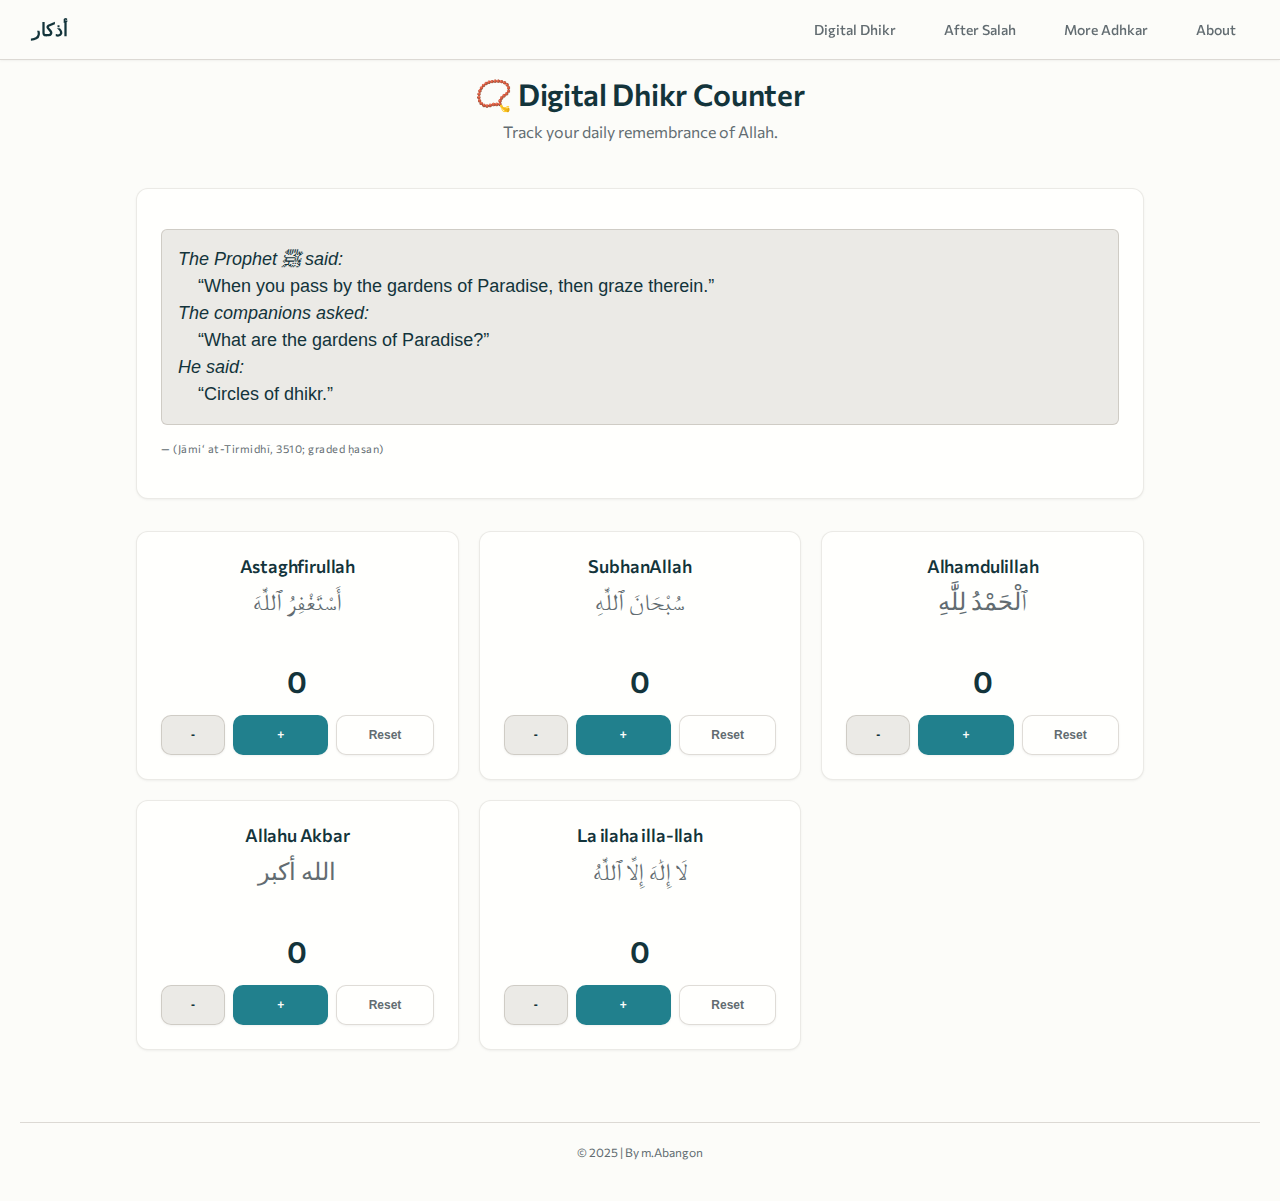
<file: index.html>
<!DOCTYPE html>
<html lang="en">
    <head>
        <meta charset="UTF-8">
        <meta name="viewport" content="width=device-width, initial-scale=1.0">
        <title>Digital Dhikr Counter</title>
        <link rel="stylesheet" href="style.css">
        <link href="https://fonts.googleapis.com/css2?family=Commissioner:wght@400;700&display=swap" rel="stylesheet">
        <link rel="icon" href="assets/favicon.ico" type="image/x-icon">
    </head>
    <body>
        <header>
            <nav class="navbar">
                <div class="logo-container">
                    <a href="index.html" class="logo">أذكار</a>
                </div>

                <div class="menu-toggle" id="menu-toggle">☰</div>

                <ul class="nav-links" id="nav-links">
                    <li class="nav-item"><a href="index.html" class="nav-link">Digital Dhikr</a></li>
                    <li class="nav-item"><a href="aftersalah.html" class="nav-link">After Salah</a></li>
                    <li class="nav-item"><a href="maintenance.html" class="nav-link">More Adhkar</a></li>
                    <li class="nav-item"><a href="about.html" class="nav-link">About</a></li>
                </ul>
            </nav>
        </header>

        <div class="main-container">
            <!-- Added header section with title -->
            <div class="title">
                <h1>📿 Digital Dhikr Counter</h1>
                <p class="subtitle">Track your daily remembrance of Allah.</p>
            </div>

            <div class="hadith-section">
                <pre><i>The Prophet ﷺ said:</i>  
    “When you pass by the gardens of Paradise, then graze therein.”
<i>The companions asked:</i>
    “What are the gardens of Paradise?” 
<i>He said:</i>
    “Circles of dhikr.”</pre>
                <p class="references">— (Jāmi‘ at-Tirmidhī, 3510; graded ḥasan)</p>
            </div>

            <!-- Grid wrapper for all dhikr boxes -->
            <section class="boxes-grid">
                <!-- Istighfar (Astaghfirullah) -->
                <div class="tasbih-box" id="istighfarBox" data-type="istighfar">
                    <div class="box-header">
                        <h2>Astaghfirullah</h2>
                        <p class="arabic">أَسْتَغْفِرُ ٱللَّٰهَ</p>
                    </div>
                    <div class="count" id="istighfarCount">0</div>
                    <div class="buttons">
                        <button class="btn btn-decrement" onclick="decrement('istighfar')"><b>-</b></button>
                        <button class="btn btn-increment" onclick="increment('istighfar')"><b>+</b></button>
                        <button class="btn btn-reset" onclick="reset('istighfar')">Reset</button>
                    </div>
                </div>

                <!-- Tasbih (SubhanAllah) -->
                <div class="tasbih-box" id="tasbihBox" data-type="tasbih">
                    <div class="box-header">
                        <h2>SubhanAllah</h2>
                        <p class="arabic">سُبْحَانَ ٱللَّٰهِ</p>
                    </div>
                    <div class="count" id="tasbihCount">0</div>
                    <div class="buttons">
                        <button class="btn btn-decrement" onclick="decrement('tasbih')"><b>-</b></button>
                        <button class="btn btn-increment" onclick="increment('tasbih')"><b>+</b></button>
                        <button class="btn btn-reset" onclick="reset('tasbih')">Reset</button>
                    </div>
                </div>
            
                <!-- Tahmeed (Alhamdulillah) -->
                <div class="tasbih-box" id="tahmeedBox" data-type="tahmeed">
                    <div class="box-header">
                        <h2>Alhamdulillah</h2>
                        <p class="arabic">ٱلْحَمْدُ لِلَّٰهِ</p>
                    </div>
                    <div class="count" id="tahmeedCount">0</div>
                    <div class="buttons">
                        <button class="btn btn-decrement" onclick="decrement('tahmeed')"><b>-</b></button>
                        <button class="btn btn-increment" onclick="increment('tahmeed')"><b>+</b></button>
                        <button class="btn btn-reset" onclick="reset('tahmeed')">Reset</button>
                    </div>
                </div>
            
                <!-- Takbeer (Allahu Akbar) -->
                <div class="tasbih-box" id="takbeerBox" data-type="takbeer">
                    <div class="box-header">
                        <h2>Allahu Akbar</h2>
                        <p class="arabic">الله أكبر</p>
                    </div>
                    <div class="count" id="takbeerCount">0</div>
                    <div class="buttons">
                        <button class="btn btn-decrement" onclick="decrement('takbeer')"><b>-</b></button>
                        <button class="btn btn-increment" onclick="increment('takbeer')"><b>+</b></button>
                        <button class="btn btn-reset" onclick="reset('takbeer')">Reset</button>
                    </div>
                </div>
            
                <!-- Tahleel (La ilaha illa-llah) -->
                <div class="tasbih-box" id="tahleelBox" data-type="tahleel">
                    <div class="box-header">
                        <h2>La ilaha illa-llah</h2>
                        <p class="arabic">لَا إِلَٰهَ إِلَّا ٱللَّٰهُ</p>
                    </div>
                    <div class="count" id="tahleelCount">0</div>
                    <div class="buttons">
                        <button class="btn btn-decrement" onclick="decrement('tahleel')"><b>-</b></button>
                        <button class="btn btn-increment" onclick="increment('tahleel')"><b>+</b></button>
                        <button class="btn btn-reset" onclick="reset('tahleel')">Reset</button>
                    </div>
                </div>
            </section>
        </div>

        <footer class="footer">
            <p>&copy; 2025 | By m.Abangon</p>
        </footer>

        <script src="script.js"></script>
    </body>
</html>
</file>
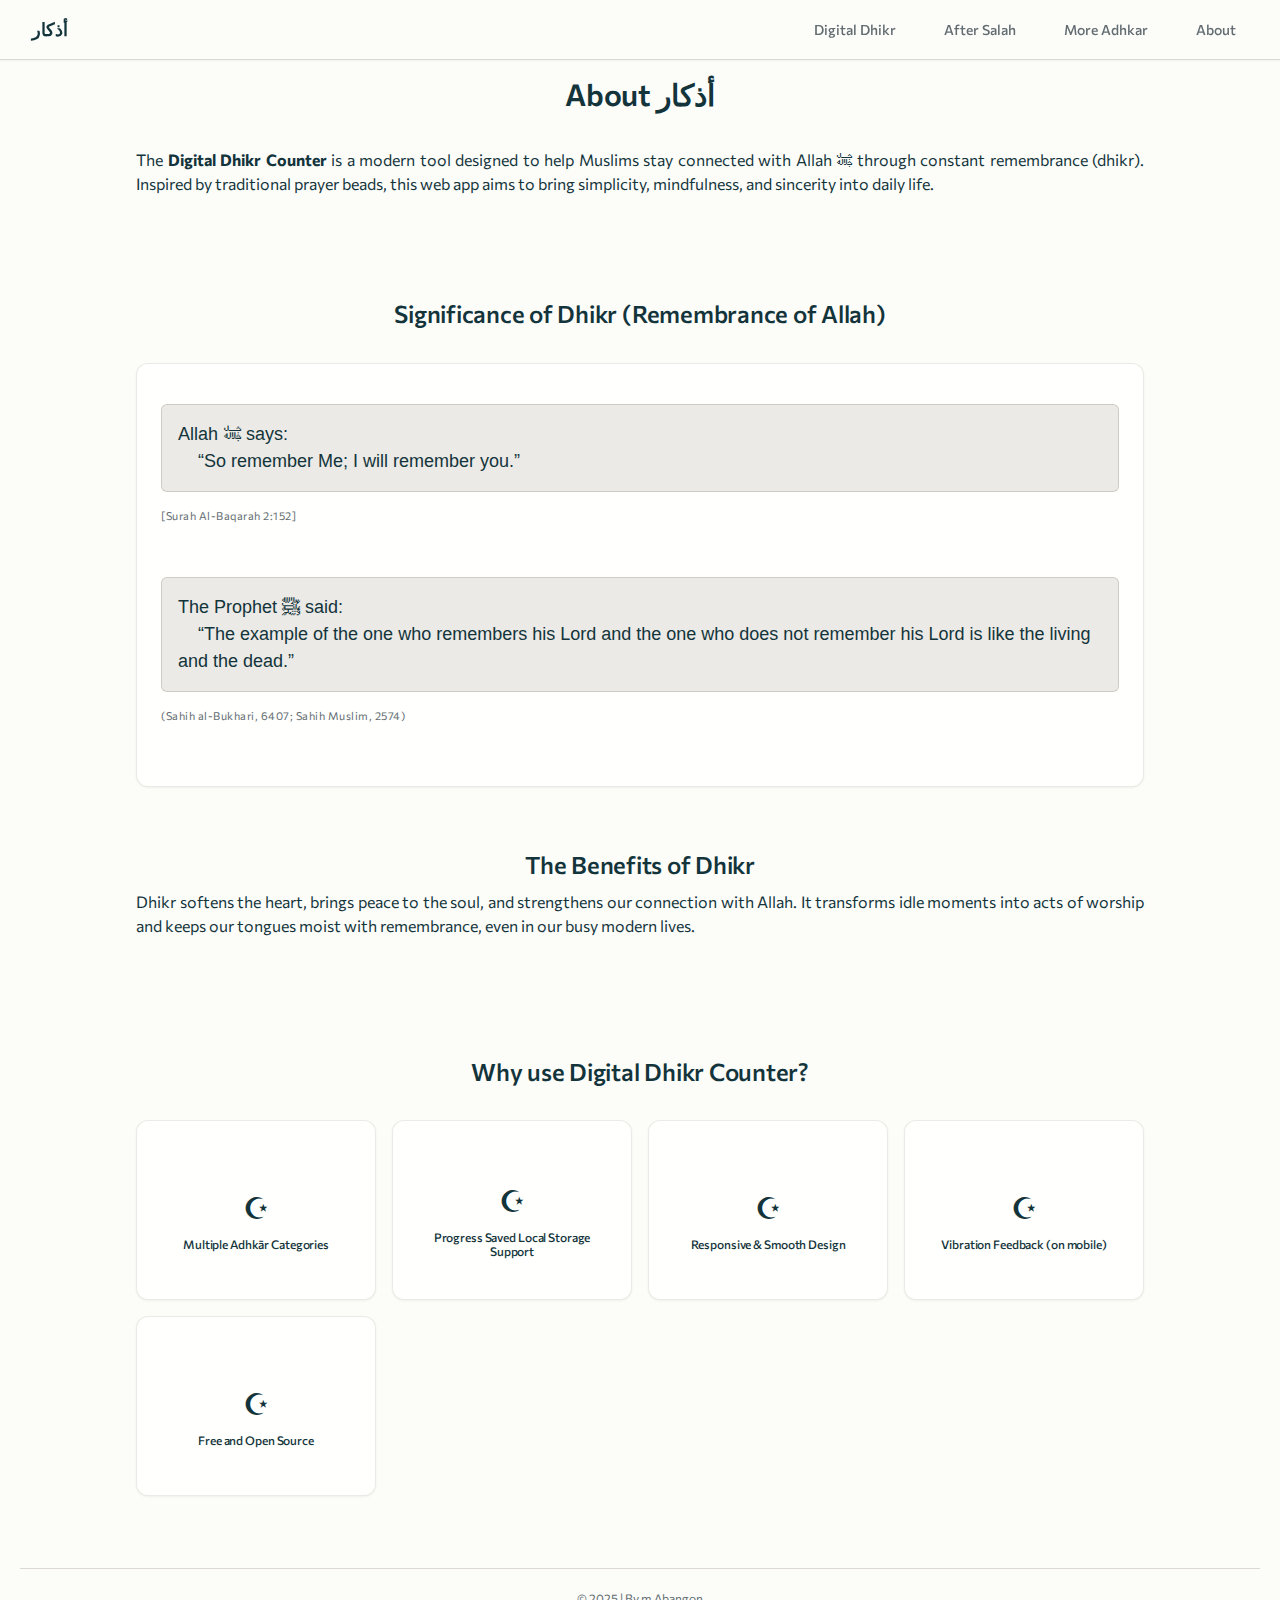
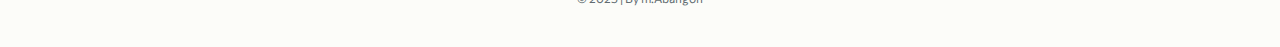
<file: about.html>
<!DOCTYPE html>
<html lang="en">
    <head>
        <meta charset="UTF-8">
        <meta name="viewport" content="width=device-width, initial-scale=1.0">
        <title>Digital Dhikr Counter</title>
        <link rel="stylesheet" href="style.css">
        <link href="https://fonts.googleapis.com/css2?family=Commissioner:wght@400;700&display=swap" rel="stylesheet">
        <link rel="icon" href="assets/favicon.ico" type="image/x-icon">
    </head>
    <body>
        <header>
            <nav class="navbar">
                <div class="logo-container">
                    <a href="index.html" class="logo">أذكار</a>
                </div>

                <div class="menu-toggle" id="menu-toggle">☰</div>

                <ul class="nav-links" id="nav-links">
                    <li class="nav-item"><a href="index.html" class="nav-link">Digital Dhikr</a></li>
                    <li class="nav-item"><a href="aftersalah.html" class="nav-link">After Salah</a></li>
                    <li class="nav-item"><a href="maintenance.html" class="nav-link">More Adhkar</a></li>
                    <li class="nav-item"><a href="about.html" class="nav-link">About</a></li>
                </ul>
            </nav>
        </header>

        <div class="main-container">
            <!-- Added header section with title -->
            <div class="title">
                <h1>About أذكار</h1>
            </div>

            <section class="about-text">
              <p>
                The <strong>Digital Dhikr Counter</strong> is a modern tool designed to help Muslims 
                stay connected with Allah ﷻ through constant remembrance (dhikr). 
                Inspired by traditional prayer beads, this web app aims to bring 
                simplicity, mindfulness, and sincerity into daily life.
              </p>
            </section>
            
            <h3 class="about-title">Significance of Dhikr (Remembrance of Allah)</h3>
            <div class="about-boxes">
                <pre>Allah ﷻ says:
    “So remember Me; I will remember you.” </pre>
                <p class="references">[Surah Al-Baqarah 2:152]</p><br>

                <pre>The Prophet ﷺ said:
    “The example of the one who remembers his Lord and the one who does not remember his Lord is like the living and the dead.”</pre>
                <p class="references">(Sahih al-Bukhari, 6407; Sahih Muslim, 2574)</p><br>
            </div>

            <section class="about-benefits">
              <h3 class="about-title">The Benefits of Dhikr</h3>
              <p class="about-text">
                Dhikr softens the heart, brings peace to the soul, and strengthens our connection with Allah. 
                It transforms idle moments into acts of worship and keeps our tongues moist with remembrance, 
                even in our busy modern lives.
              </p>
            </section>


            <h3 class="about-title">Why use Digital Dhikr Counter?</h3>


            <div class="features-section">            
                <div class="about-features">
                    <h4 class="features">☪︎</h4>
                    <h4 class="features-text">Multiple Adhkār Categories</h4>
                </div>

                <div class="about-features">
                    <h4 class="features">☪︎</h4>
                    <h4 class="features-text">Progress Saved Local Storage Support</h4>
                </div>

                <div class="about-features">
                    <h4 class="features">☪︎</h4>
                    <h4 class="features-text">Responsive & Smooth Design</h4>
                </div>

                <div class="about-features">
                    <h4 class="features">☪︎</h4>
                    <h4 class="features-text">Vibration Feedback (on mobile)</h4>
                </div>

                <div class="about-features">
                    <h4 class="features">☪︎</h4>
                    <h4 class="features-text">Free and Open Source</h4>
                </div>
            </div>
        </div>

        <footer class="footer">
            <p>&copy; 2025 | By m.Abangon</p>
        </footer>
        <script src="script.js"></script>
    </body>

</html>
</file>
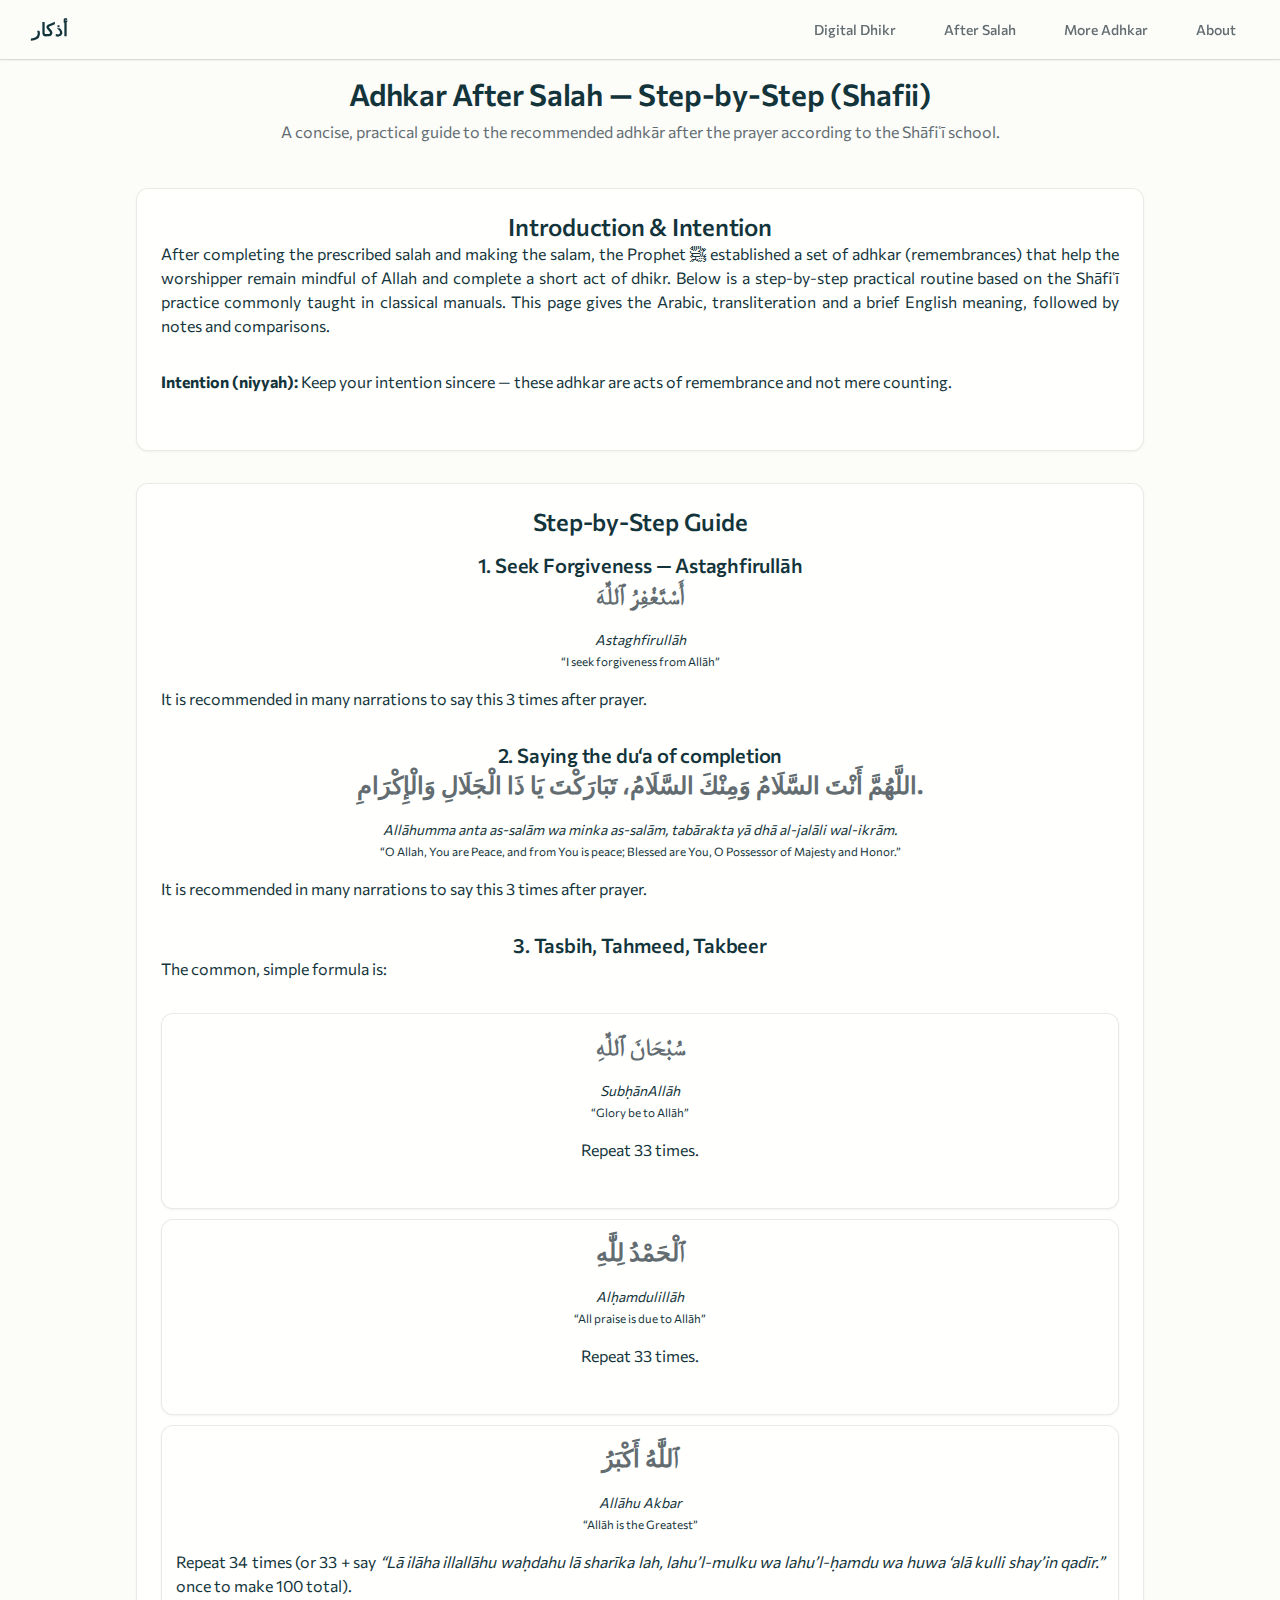
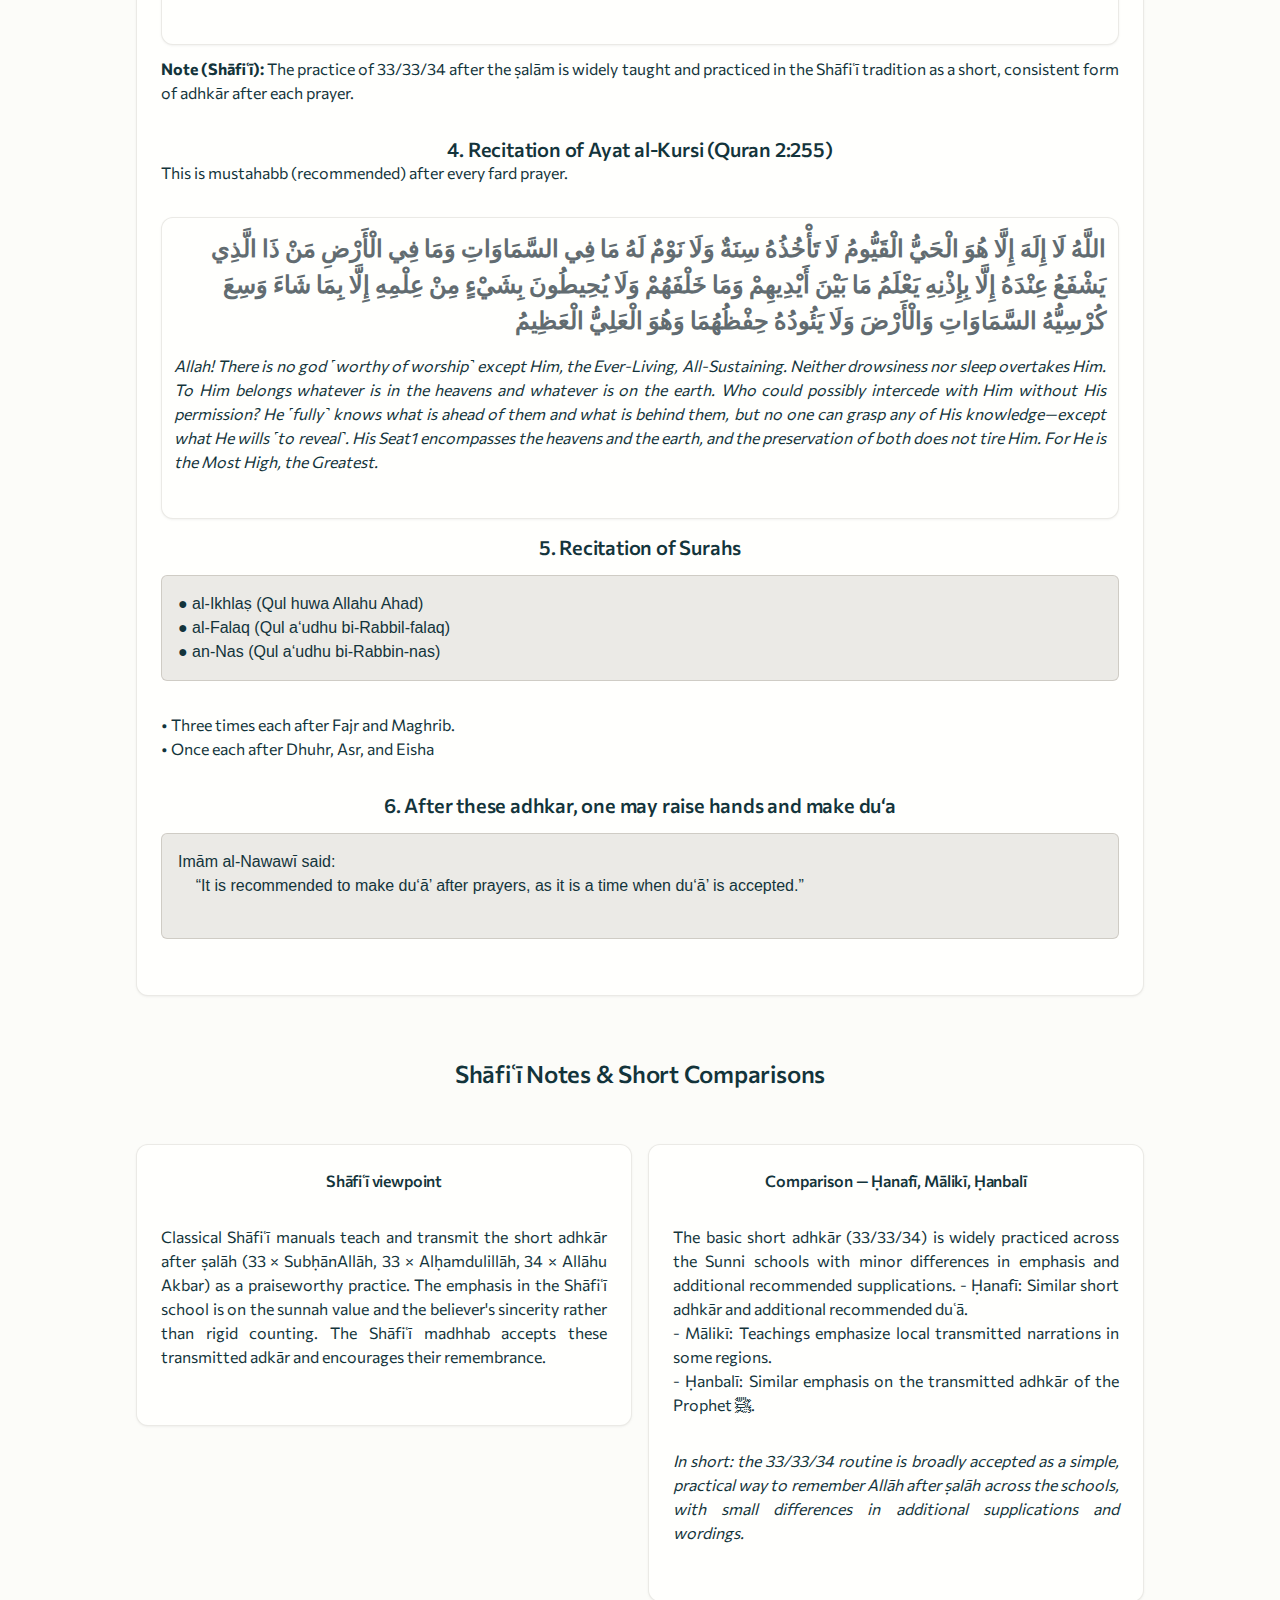
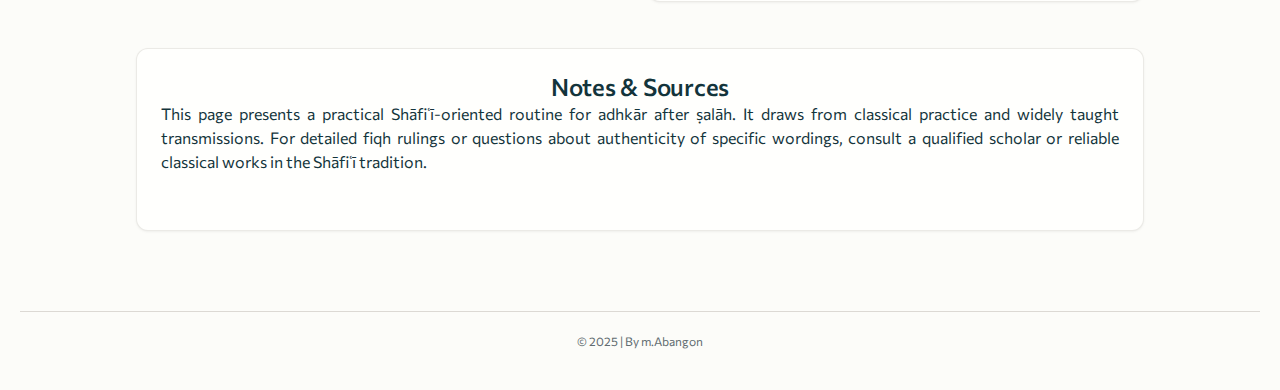
<file: aftersalah.html>
<!DOCTYPE html>
<html lang="en">
<head>
  <meta charset="utf-8" />
  <meta name="viewport" content="width=device-width,initial-scale=1" />
  <title>After Salah — Adhkar (Shafii Guide)</title>
  <link rel="stylesheet" href="style.css">
  <!-- keep your site font(s) -->
</head>
<body>
  <!-- Header / Navbar (same structure as your other pages) -->
  <header>
            <nav class="navbar">
                <div class="logo-container">
                    <a href="index.html" class="logo">أذكار</a>
                </div>

                <div class="menu-toggle" id="menu-toggle">☰</div>

                <ul class="nav-links" id="nav-links">
                    <li class="nav-item"><a href="index.html" class="nav-link">Digital Dhikr</a></li>
                    <li class="nav-item"><a href="aftersalah.html" class="nav-link">After Salah</a></li>
                    <li class="nav-item"><a href="maintenance.html" class="nav-link">More Adhkar</a></li>
                    <li class="nav-item"><a href="about.html" class="nav-link">About</a></li>
                </ul>
            </nav>
        </header>

  <!-- Main content -->
  <main class="main-container" role="main">
    <div class="title">
      <h1>Adhkar After Salah — Step-by-Step (Shafii)</h1>
      <p class="subtitle">A concise, practical guide to the recommended adhkār after the prayer according to the Shāfiʿī school.</p>
    </div>

    <!-- Intro / intention -->
    <section class="hadith-section" aria-labelledby="intro-heading">
      <h2 id="intro-heading">Introduction & Intention</h2>
      <p class="about-text">
        After completing the prescribed salah and making the salam, the Prophet ﷺ established a set of adhkar
        (remembrances) that help the worshipper remain mindful of Allah and complete a short act of dhikr.
        Below is a step-by-step practical routine based on the Shāfiʿī practice commonly taught in classical manuals.
        This page gives the Arabic, transliteration and a brief English meaning, followed by notes and comparisons.
      </p>
      <p class="about-text"><strong>Intention (niyyah):</strong> Keep your intention sincere — these adhkar are acts of remembrance and not mere counting.</p>
    </section>

    <!-- Step-by-step -->
    <section class="about-boxes" aria-labelledby="steps-heading">
      <h2 id="steps-heading">Step-by-Step Guide</h2>

      <ol class="about-list">
        <!-- Step 1 -->
        <li style="margin-top:16px;">
          <h3>1. Seek Forgiveness — Astaghfirullāh</h3>
          <p class="arabic"><strong>أَسْتَغْفِرُ ٱللَّٰهَ</strong></p>
          <p><em>Astaghfirullāh</em> <br> <small>“I seek forgiveness from Allāh”</small></p>
          <p class="about-text">It is recommended in many narrations to say this 3 times after prayer.</p>
        </li>

        <!-- Step 2 -->
        <li style="margin-top:16px;">
          <h3>2. Saying the du‘a of completion</h3>
          <p class="arabic"><strong>اللَّهُمَّ أَنْتَ السَّلَامُ وَمِنْكَ السَّلَامُ، تَبَارَكْتَ يَا ذَا الْجَلَالِ وَالْإِكْرَامِ.</strong></p>
          <p><em>Allāhumma anta as-salām wa minka as-salām, tabārakta yā dhā al-jalāli wal-ikrām.</em> <br> <small>“O Allah, You are Peace, and from You is peace; Blessed are You, O Possessor of Majesty and Honor.”</small></p>
          <p class="about-text">It is recommended in many narrations to say this 3 times after prayer.</p>
        </li>

        <!-- Step 3 -->
        <li>
          <h3>3. Tasbih, Tahmeed, Takbeer</h3>
          <p class="about-text">
            The common, simple formula is:
          </p>

          <div class="about-features" style="min-height: auto; padding: 14px;">
            <p class="arabic"><strong>سُبْحَانَ ٱللَّٰهِ</strong></p>
            <p><em>SubḥānAllāh</em> <br> <small>“Glory be to Allāh”</small></p>
            <p class="about-text">Repeat 33 times.</p>
          </div>

          <div class="about-features" style="min-height: auto; padding: 14px; margin-top: 10px;">
            <p class="arabic"><strong>ٱلْحَمْدُ لِلَّٰهِ</strong></p>
            <p><em>Alḥamdulillāh</em> <br> <small>“All praise is due to Allāh”</small></p>
            <p class="about-text">Repeat 33 times.</p>
          </div>

          <div class="about-features" style="min-height: auto; padding: 14px; margin-top: 10px;">
            <p class="arabic"><strong>ٱللَّٰهُ أَكْبَرُ</strong></p>
            <p><em>Allāhu Akbar</em> <br> <small>“Allāh is the Greatest”</small></p>
            <p class="about-text">Repeat 34 times (or 33 + say <em>“Lā ilāha illallāhu waḥdahu lā sharīka lah, lahu’l-mulku wa lahu’l-ḥamdu wa huwa ‘alā kulli shay’in qadīr.”</em> once to make 100 total).</p>
          </div>

          <p class="about-text" style="margin-top:12px;">
            <strong>Note (Shāfiʿī):</strong> The practice of 33/33/34 after the ṣalām is widely taught and practiced in the Shāfiʿī tradition as a short, consistent form of adhkār after each prayer.
          </p>
        </li>

        <!-- Step 4 -->
        <li style="margin-top:16px;">
          <h3>4. Recitation of Ayat al-Kursi (Quran 2:255)</h3>
          <p class="about-text">
            This is mustahabb (recommended) after every fard prayer.
          </p>
          <div class="about-features" style="min-height:auto; padding:12px; margin-top:8px;">
            <p class="arabic" style="text-align: right;"><strong> اللَّهُ لَا إِلَهَ إِلَّا هُوَ الْحَيُّ الْقَيُّومُ لَا تَأْخُذُهُ سِنَةٌ وَلَا نَوْمٌ لَهُ مَا فِي السَّمَاوَاتِ وَمَا فِي الْأَرْضِ مَنْ ذَا الَّذِي يَشْفَعُ عِنْدَهُ إِلَّا بِإِذْنِهِ يَعْلَمُ مَا بَيْنَ أَيْدِيهِمْ وَمَا خَلْفَهُمْ وَلَا يُحِيطُونَ بِشَيْءٍ مِنْ عِلْمِهِ إِلَّا بِمَا شَاءَ وَسِعَ كُرْسِيُّهُ السَّمَاوَاتِ وَالْأَرْضَ وَلَا يَئُودُهُ حِفْظُهُمَا وَهُوَ الْعَلِيُّ الْعَظِيمُ</strong></p>
            <p class="about-text"><i>Allah! There is no god ˹worthy of worship˺ except Him, the Ever-Living, All-Sustaining. Neither drowsiness nor sleep overtakes Him. To Him belongs whatever is in the heavens and whatever is on the earth. Who could possibly intercede with Him without His permission? He ˹fully˺ knows what is ahead of them and what is behind them, but no one can grasp any of His knowledge—except what He wills ˹to reveal˺. His Seat1 encompasses the heavens and the earth, and the preservation of both does not tire Him. For He is the Most High, the Greatest.</i></p>
          </div>
        </li>

        <!-- Step 5 -->
        <li style="margin-top:16px;">
          <h3>5. Recitation of Surahs</h3>
          <pre class="about-text">
● al-Ikhlaṣ (Qul huwa Allahu Ahad)
● al-Falaq (Qul a‘udhu bi-Rabbil-falaq)
● an-Nas (Qul a‘udhu bi-Rabbin-nas)</pre>
          <p class="about-text">• Three times each after Fajr and Maghrib. <br> • Once each after Dhuhr, Asr, and Eisha</p>
        </li>

        <!-- Step 6 -->
        <li style="margin-top:16px;">
          <h3>6. After these adhkar, one may raise hands and make du‘a</h3>
          <pre class="about-text">
Imām al-Nawawī said:
    “It is recommended to make du‘ā’ after prayers, as it is a time when du‘ā’ is accepted.”
          </pre>
        </li>
      </ol>

    </section>

    <!-- Shafi notes and comparisons -->
    <h2 class="about-title">Shāfiʿī Notes & Short Comparisons</h2>

    <section class="features-section" aria-labelledby="notes-heading" style="margin-top:22px;">

      <div class="about-features" style="min-height:auto;">
        <h4 class="about-text">Shāfiʿī viewpoint</h4>
        <p class="about-text">
          Classical Shāfiʿī manuals teach and transmit the short adhkār after ṣalāh (33 × SubḥānAllāh, 33 × Alḥamdulillāh, 34 × Allāhu Akbar) as a praiseworthy practice.
          The emphasis in the Shāfiʿī school is on the sunnah value and the believer's sincerity rather than rigid counting. The Shāfiʿī madhhab accepts these transmitted adkār and encourages their remembrance.
        </p>
      </div>

      <div class="about-features" style="min-height:auto;">
        <h4 class="about-text">Comparison — Ḥanafī, Mālikī, Ḥanbalī</h4>
        <p class="about-text">
          The basic short adhkār (33/33/34) is widely practiced across the Sunni schools with minor differences in emphasis and additional recommended supplications.
          - Ḥanafī: Similar short adhkār and additional recommended duʿā. <br>
          - Mālikī: Teachings emphasize local transmitted narrations in some regions. <br>
          - Ḥanbalī: Similar emphasis on the transmitted adhkār of the Prophet ﷺ.
        </p>
        <p class="about-text"><em>In short: the 33/33/34 routine is broadly accepted as a simple, practical way to remember Allāh after ṣalāh across the schools, with small differences in additional supplications and wordings.</em></p>
      </div>
    </section>

    <!-- Developer note and sources reminder -->
    <section class="hadith-section" style="margin-top:22px;">
      <h2>Notes & Sources</h2>
      <p class="about-text">
        This page presents a practical Shāfiʿī-oriented routine for adhkār after ṣalāh. It draws from classical practice and widely taught transmissions.
        For detailed fiqh rulings or questions about authenticity of specific wordings, consult a qualified scholar or reliable classical works in the Shāfiʿī tradition.
      </p>
    </section>

  </main>

  <footer class="footer">
    <p>&copy; 2025 | By m.Abangon</p>
  </footer>

  <!-- keep your script that makes the navbar and counters work -->
  <script src="script.js"></script>
</body>
</html>
</file>
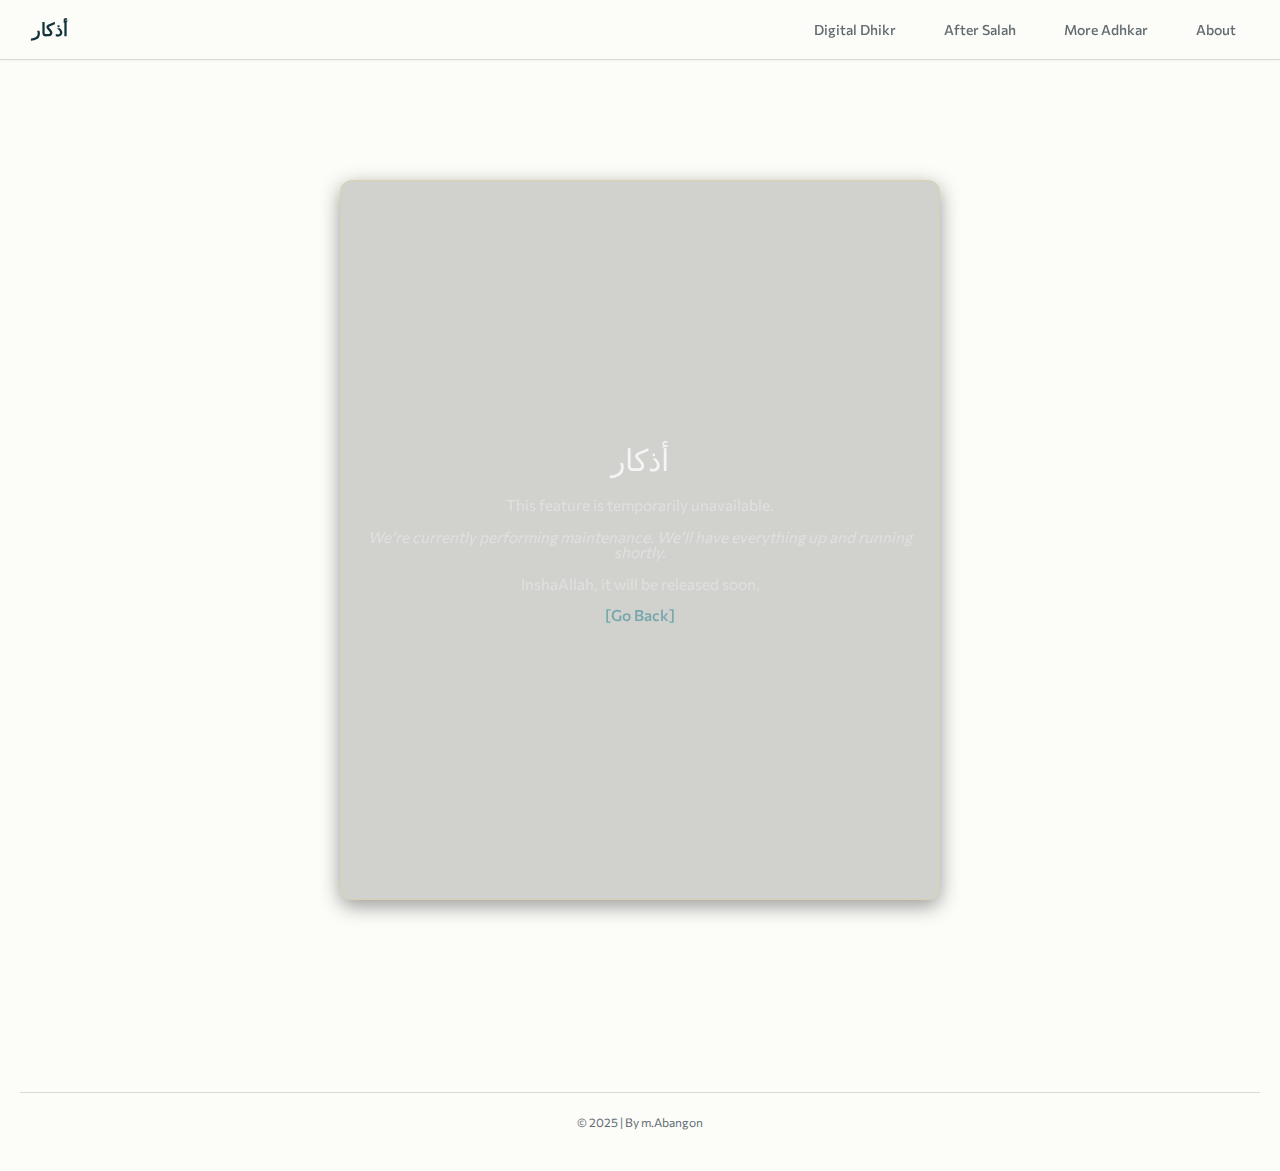
<file: maintenance.html>
<!DOCTYPE html>
<html lang="en">
    <head>
        <meta charset="UTF-8">
        <meta name="viewport" content="width=device-width, initial-scale=1.0">
        <title>Digital Dhikr Counter</title>
        <link rel="stylesheet" href="style.css">
        <link href="https://fonts.googleapis.com/css2?family=Commissioner:wght@400;700&display=swap" rel="stylesheet">
        <link rel="icon" href="assets/favicon.ico" type="image/x-icon">
    </head>
    <body>
        <header>
            <nav class="navbar">
                <div class="logo-container">
                    <a href="index.html" class="logo">أذكار</a>
                </div>

                <div class="menu-toggle" id="menu-toggle">☰</div>

                <ul class="nav-links" id="nav-links">
                    <li class="nav-item"><a href="index.html" class="nav-link">Digital Dhikr</a></li>
                    <li class="nav-item"><a href="aftersalah.html" class="nav-link">After Salah</a></li>
                    <li class="nav-item"><a href="moreadhkar.html" class="nav-link">More Adhkar</a></li>
                    <li class="nav-item"><a href="about.html" class="nav-link">About</a></li>
                </ul>
            </nav>
        </header>

        <!-- Main content -->
        <main class="main-container">
          <div class="coming-soon">
            <h1>أذكار</h1>
            <p>This feature is temporarily unavailable.</p>
            <p><i>We’re currently performing maintenance. We’ll have everything up and running shortly.</i></p>
            <p>InshaAllah, it will be released soon.</p>
            <p><a href="index.html">[Go Back]</a></p>
          </div>
        </main>
    
        <footer class="footer">
          <p>&copy; 2025 | By m.Abangon</p>
        </footer>

        <script src="script.js"></script>
    </body>
</html>
</file>
<file: style.css>
@import url('https://fonts.googleapis.com/css2?family=Commissioner:wght@400;700&display=swap');

:root {
  /* Primitive Color Tokens */
  --color-white: rgba(255, 255, 255, 1);
  --color-black: rgba(0, 0, 0, 1);
  --color-cream-50: rgba(252, 252, 249, 1);
  --color-cream-100: rgba(255, 255, 253, 1);
  --color-gray-200: rgba(245, 245, 245, 1);
  --color-gray-300: rgba(167, 169, 169, 1);
  --color-gray-400: rgba(119, 124, 124, 1);
  --color-slate-500: rgba(98, 108, 113, 1);
  --color-brown-600: rgba(94, 82, 64, 1);
  --color-charcoal-700: rgba(31, 33, 33, 1);
  --color-charcoal-800: rgba(38, 40, 40, 1);
  --color-slate-900: rgba(19, 52, 59, 1);
  --color-teal-300: rgba(50, 184, 198, 1);
  --color-teal-400: rgba(45, 166, 178, 1);
  --color-teal-500: rgba(33, 128, 141, 1);
  --color-teal-600: rgba(29, 116, 128, 1);
  --color-teal-700: rgba(26, 104, 115, 1);
  --color-teal-800: rgba(41, 150, 161, 1);
  --color-red-400: rgba(255, 84, 89, 1);
  --color-red-500: rgba(192, 21, 47, 1);
  --color-orange-400: rgba(230, 129, 97, 1);
  --color-orange-500: rgba(168, 75, 47, 1);

  /* RGB versions for opacity control */
  --color-brown-600-rgb: 94, 82, 64;
  --color-teal-500-rgb: 33, 128, 141;
  --color-slate-900-rgb: 19, 52, 59;
  --color-slate-500-rgb: 98, 108, 113;
  --color-red-500-rgb: 192, 21, 47;
  --color-red-400-rgb: 255, 84, 89;
  --color-orange-500-rgb: 168, 75, 47;
  --color-orange-400-rgb: 230, 129, 97;

  /* Background color tokens (Light Mode) */
  --color-bg-1: rgba(59, 130, 246, 0.08); /* Light blue */
  --color-bg-2: rgba(245, 158, 11, 0.08); /* Light yellow */
  --color-bg-3: rgba(34, 197, 94, 0.08); /* Light green */
  --color-bg-4: rgba(239, 68, 68, 0.08); /* Light red */
  --color-bg-5: rgba(147, 51, 234, 0.08); /* Light purple */
  --color-bg-6: rgba(249, 115, 22, 0.08); /* Light orange */
  --color-bg-7: rgba(236, 72, 153, 0.08); /* Light pink */
  --color-bg-8: rgba(6, 182, 212, 0.08); /* Light cyan */

  /* Semantic Color Tokens (Light Mode) */
  --color-background: var(--color-cream-50);
  --color-surface: var(--color-cream-100);
  --color-text: var(--color-slate-900);
  --color-text-secondary: var(--color-slate-500);
  --color-primary: var(--color-teal-500);
  --color-primary-hover: var(--color-teal-600);
  --color-primary-active: var(--color-teal-700);
  --color-secondary: rgba(var(--color-brown-600-rgb), 0.12);
  --color-secondary-hover: rgba(var(--color-brown-600-rgb), 0.2);
  --color-secondary-active: rgba(var(--color-brown-600-rgb), 0.25);
  --color-border: rgba(var(--color-brown-600-rgb), 0.2);
  --color-btn-primary-text: var(--color-cream-50);
  --color-card-border: rgba(var(--color-brown-600-rgb), 0.12);
  --color-card-border-inner: rgba(var(--color-brown-600-rgb), 0.12);
  --color-error: var(--color-red-500);
  --color-success: var(--color-teal-500);
  --color-warning: var(--color-orange-500);
  --color-info: var(--color-slate-500);
  --color-focus-ring: rgba(var(--color-teal-500-rgb), 0.4);
  --color-select-caret: rgba(var(--color-slate-900-rgb), 0.8);

  /* Common style patterns */
  --focus-ring: 0 0 0 3px var(--color-focus-ring);
  --focus-outline: 2px solid var(--color-primary);
  --status-bg-opacity: 0.15;
  --status-border-opacity: 0.25;
  --select-caret-light: url("data:image/svg+xml,%3Csvg xmlns='http://www.w3.org/2000/svg' width='16' height='16' viewBox='0 0 24 24' fill='none' stroke='%23134252' stroke-width='2' stroke-linecap='round' stroke-linejoin='round'%3E%3Cpolyline points='6 9 12 15 18 9'%3E%3C/polyline%3E%3C/svg%3E");
  --select-caret-dark: url("data:image/svg+xml,%3Csvg xmlns='http://www.w3.org/2000/svg' width='16' height='16' viewBox='0 0 24 24' fill='none' stroke='%23f5f5f5' stroke-width='2' stroke-linecap='round' stroke-linejoin='round'%3E%3Cpolyline points='6 9 12 15 18 9'%3E%3C/polyline%3E%3C/svg%3E");

  /* RGB versions for opacity control */
  --color-success-rgb: 33, 128, 141;
  --color-error-rgb: 192, 21, 47;
  --color-warning-rgb: 168, 75, 47;
  --color-info-rgb: 98, 108, 113;

  /* Typography */
  --font-family-base: "FKGroteskNeue", "Geist", "Inter", -apple-system,
    BlinkMacSystemFont, "Segoe UI", Roboto, sans-serif;
  --font-family-mono: "Berkeley Mono", ui-monospace, SFMono-Regular, Menlo,
    Monaco, Consolas, monospace;
  --font-size-xs: 11px;
  --font-size-sm: 12px;
  --font-size-base: 14px;
  --font-size-md: 14px;
  --font-size-lg: 16px;
  --font-size-xl: 18px;
  --font-size-2xl: 20px;
  --font-size-3xl: 24px;
  --font-size-4xl: 30px;
  --font-weight-normal: 400;
  --font-weight-medium: 500;
  --font-weight-semibold: 550;
  --font-weight-bold: 600;
  --line-height-tight: 1.2;
  --line-height-normal: 1.5;
  --letter-spacing-tight: -0.01em;

  /* Spacing */
  --space-0: 0;
  --space-1: 1px;
  --space-2: 2px;
  --space-4: 4px;
  --space-6: 6px;
  --space-8: 8px;
  --space-10: 10px;
  --space-12: 12px;
  --space-16: 16px;
  --space-20: 20px;
  --space-24: 24px;
  --space-32: 32px;

  /* Border Radius */
  --radius-sm: 6px;
  --radius-base: 8px;
  --radius-md: 10px;
  --radius-lg: 12px;
  --radius-full: 9999px;

  /* Shadows */
  --shadow-xs: 0 1px 2px rgba(0, 0, 0, 0.02);
  --shadow-sm: 0 1px 3px rgba(0, 0, 0, 0.04), 0 1px 2px rgba(0, 0, 0, 0.02);
  --shadow-md: 0 4px 6px -1px rgba(0, 0, 0, 0.04),
    0 2px 4px -1px rgba(0, 0, 0, 0.02);
  --shadow-lg: 0 10px 15px -3px rgba(0, 0, 0, 0.04),
    0 4px 6px -2px rgba(0, 0, 0, 0.02);
  --shadow-inset-sm: inset 0 1px 0 rgba(255, 255, 255, 0.15),
    inset 0 -1px 0 rgba(0, 0, 0, 0.03);

  /* Animation */
  --duration-fast: 150ms;
  --duration-normal: 250ms;
  --ease-standard: cubic-bezier(0.16, 1, 0.3, 1);

  /* Layout */
  --container-sm: 640px;
  --container-md: 768px;
  --container-lg: 1024px;
  --container-xl: 1280px;
}

/* Dark mode colors */
@media (prefers-color-scheme: dark) {
  :root {
    /* RGB versions for opacity control (Dark Mode) */
    --color-gray-400-rgb: 119, 124, 124;
    --color-teal-300-rgb: 50, 184, 198;
    --color-gray-300-rgb: 167, 169, 169;
    --color-gray-200-rgb: 245, 245, 245;

    /* Background color tokens (Dark Mode) */
    --color-bg-1: rgba(29, 78, 216, 0.15); /* Dark blue */
    --color-bg-2: rgba(180, 83, 9, 0.15); /* Dark yellow */
    --color-bg-3: rgba(21, 128, 61, 0.15); /* Dark green */
    --color-bg-4: rgba(185, 28, 28, 0.15); /* Dark red */
    --color-bg-5: rgba(107, 33, 168, 0.15); /* Dark purple */
    --color-bg-6: rgba(194, 65, 12, 0.15); /* Dark orange */
    --color-bg-7: rgba(190, 24, 93, 0.15); /* Dark pink */
    --color-bg-8: rgba(8, 145, 178, 0.15); /* Dark cyan */

    /* Semantic Color Tokens (Dark Mode) */
    --color-background: var(--color-charcoal-700);
    --color-surface: var(--color-charcoal-800);
    --color-text: var(--color-gray-200);
    --color-text-secondary: rgba(var(--color-gray-300-rgb), 0.7);
    --color-primary: var(--color-teal-300);
    --color-primary-hover: var(--color-teal-400);
    --color-primary-active: var(--color-teal-800);
    --color-secondary: rgba(var(--color-gray-400-rgb), 0.15);
    --color-secondary-hover: rgba(var(--color-gray-400-rgb), 0.25);
    --color-secondary-active: rgba(var(--color-gray-400-rgb), 0.3);
    --color-border: rgba(var(--color-gray-400-rgb), 0.3);
    --color-error: var(--color-red-400);
    --color-success: var(--color-teal-300);
    --color-warning: var(--color-orange-400);
    --color-info: var(--color-gray-300);
    --color-focus-ring: rgba(var(--color-teal-300-rgb), 0.4);
    --color-btn-primary-text: var(--color-slate-900);
    --color-card-border: rgba(var(--color-gray-400-rgb), 0.2);
    --color-card-border-inner: rgba(var(--color-gray-400-rgb), 0.15);
    --shadow-inset-sm: inset 0 1px 0 rgba(255, 255, 255, 0.1),
      inset 0 -1px 0 rgba(0, 0, 0, 0.15);
    --button-border-secondary: rgba(var(--color-gray-400-rgb), 0.2);
    --color-border-secondary: rgba(var(--color-gray-400-rgb), 0.2);
    --color-select-caret: rgba(var(--color-gray-200-rgb), 0.8);

    /* Common style patterns - updated for dark mode */
    --focus-ring: 0 0 0 3px var(--color-focus-ring);
    --focus-outline: 2px solid var(--color-primary);
    --status-bg-opacity: 0.15;
    --status-border-opacity: 0.25;
    --select-caret-light: url("data:image/svg+xml,%3Csvg xmlns='http://www.w3.org/2000/svg' width='16' height='16' viewBox='0 0 24 24' fill='none' stroke='%23134252' stroke-width='2' stroke-linecap='round' stroke-linejoin='round'%3E%3Cpolyline points='6 9 12 15 18 9'%3E%3C/polyline%3E%3C/svg%3E");
    --select-caret-dark: url("data:image/svg+xml,%3Csvg xmlns='http://www.w3.org/2000/svg' width='16' height='16' viewBox='0 0 24 24' fill='none' stroke='%23f5f5f5' stroke-width='2' stroke-linecap='round' stroke-linejoin='round'%3E%3Cpolyline points='6 9 12 15 18 9'%3E%3C/polyline%3E%3C/svg%3E");

    /* RGB versions for dark mode */
    --color-success-rgb: var(--color-teal-300-rgb);
    --color-error-rgb: var(--color-red-400-rgb);
    --color-warning-rgb: var(--color-orange-400-rgb);
    --color-info-rgb: var(--color-gray-300-rgb);
  }
}

/* Data attribute for manual theme switching */
[data-color-scheme="dark"] {
  /* RGB versions for opacity control (dark mode) */
  --color-gray-400-rgb: 119, 124, 124;
  --color-teal-300-rgb: 50, 184, 198;
  --color-gray-300-rgb: 167, 169, 169;
  --color-gray-200-rgb: 245, 245, 245;

  /* Colorful background palette - Dark Mode */
  --color-bg-1: rgba(29, 78, 216, 0.15); /* Dark blue */
  --color-bg-2: rgba(180, 83, 9, 0.15); /* Dark yellow */
  --color-bg-3: rgba(21, 128, 61, 0.15); /* Dark green */
  --color-bg-4: rgba(185, 28, 28, 0.15); /* Dark red */
  --color-bg-5: rgba(107, 33, 168, 0.15); /* Dark purple */
  --color-bg-6: rgba(194, 65, 12, 0.15); /* Dark orange */
  --color-bg-7: rgba(190, 24, 93, 0.15); /* Dark pink */
  --color-bg-8: rgba(8, 145, 178, 0.15); /* Dark cyan */

  /* Semantic Color Tokens (Dark Mode) */
  --color-background: var(--color-charcoal-700);
  --color-surface: var(--color-charcoal-800);
  --color-text: var(--color-gray-200);
  --color-text-secondary: rgba(var(--color-gray-300-rgb), 0.7);
  --color-primary: var(--color-teal-300);
  --color-primary-hover: var(--color-teal-400);
  --color-primary-active: var(--color-teal-800);
  --color-secondary: rgba(var(--color-gray-400-rgb), 0.15);
  --color-secondary-hover: rgba(var(--color-gray-400-rgb), 0.25);
  --color-secondary-active: rgba(var(--color-gray-400-rgb), 0.3);
  --color-border: rgba(var(--color-gray-400-rgb), 0.3);
  --color-error: var(--color-red-400);
  --color-success: var(--color-teal-300);
  --color-warning: var(--color-orange-400);
  --color-info: var(--color-gray-300);
  --color-focus-ring: rgba(var(--color-teal-300-rgb), 0.4);
  --color-btn-primary-text: var(--color-slate-900);
  --color-card-border: rgba(var(--color-gray-400-rgb), 0.15);
  --color-card-border-inner: rgba(var(--color-gray-400-rgb), 0.15);
  --shadow-inset-sm: inset 0 1px 0 rgba(255, 255, 255, 0.1),
    inset 0 -1px 0 rgba(0, 0, 0, 0.15);
  --color-border-secondary: rgba(var(--color-gray-400-rgb), 0.2);
  --color-select-caret: rgba(var(--color-gray-200-rgb), 0.8);

  /* Common style patterns - updated for dark mode */
  --focus-ring: 0 0 0 3px var(--color-focus-ring);
  --focus-outline: 2px solid var(--color-primary);
  --status-bg-opacity: 0.15;
  --status-border-opacity: 0.25;
  --select-caret-light: url("data:image/svg+xml,%3Csvg xmlns='http://www.w3.org/2000/svg' width='16' height='16' viewBox='0 0 24 24' fill='none' stroke='%23134252' stroke-width='2' stroke-linecap='round' stroke-linejoin='round'%3E%3Cpolyline points='6 9 12 15 18 9'%3E%3C/polyline%3E%3C/svg%3E");
  --select-caret-dark: url("data:image/svg+xml,%3Csvg xmlns='http://www.w3.org/2000/svg' width='16' height='16' viewBox='0 0 24 24' fill='none' stroke='%23f5f5f5' stroke-width='2' stroke-linecap='round' stroke-linejoin='round'%3E%3Cpolyline points='6 9 12 15 18 9'%3E%3C/polyline%3E%3C/svg%3E");

  /* RGB versions for dark mode */
  --color-success-rgb: var(--color-teal-300-rgb);
  --color-error-rgb: var(--color-red-400-rgb);
  --color-warning-rgb: var(--color-orange-400-rgb);
  --color-info-rgb: var(--color-gray-300-rgb);
}

[data-color-scheme="light"] {
  /* RGB versions for opacity control (light mode) */
  --color-brown-600-rgb: 94, 82, 64;
  --color-teal-500-rgb: 33, 128, 141;
  --color-slate-900-rgb: 19, 52, 59;

  /* Semantic Color Tokens (Light Mode) */
  --color-background: var(--color-cream-50);
  --color-surface: var(--color-cream-100);
  --color-text: var(--color-slate-900);
  --color-text-secondary: var(--color-slate-500);
  --color-primary: var(--color-teal-500);
  --color-primary-hover: var(--color-teal-600);
  --color-primary-active: var(--color-teal-700);
  --color-secondary: rgba(var(--color-brown-600-rgb), 0.12);
  --color-secondary-hover: rgba(var(--color-brown-600-rgb), 0.2);
  --color-secondary-active: rgba(var(--color-brown-600-rgb), 0.25);
  --color-border: rgba(var(--color-brown-600-rgb), 0.2);
  --color-btn-primary-text: var(--color-cream-50);
  --color-card-border: rgba(var(--color-brown-600-rgb), 0.12);
  --color-card-border-inner: rgba(var(--color-brown-600-rgb), 0.12);
  --color-error: var(--color-red-500);
  --color-success: var(--color-teal-500);
  --color-warning: var(--color-orange-500);
  --color-info: var(--color-slate-500);
  --color-focus-ring: rgba(var(--color-teal-500-rgb), 0.4);

  /* RGB versions for light mode */
  --color-success-rgb: var(--color-teal-500-rgb);
  --color-error-rgb: var(--color-red-500-rgb);
  --color-warning-rgb: var(--color-orange-500-rgb);
  --color-info-rgb: var(--color-slate-500-rgb);
}

/* Base styles */
html {
  font-size: var(--font-size-base);
  font-family: var(--font-family-base);
  line-height: var(--line-height-normal);
  color: var(--color-text);
  background-color: var(--color-background);
  -webkit-font-smoothing: antialiased;
  box-sizing: border-box;
}

body {
  margin: 0;
  padding: 0;
}

*,
*::before,
*::after {
  box-sizing: inherit;
}

/* Typography */
h1,
h2,
h3,
h4,
h5,
h6 {
  margin: 0;
  font-weight: var(--font-weight-semibold);
  line-height: var(--line-height-tight);
  color: var(--color-text);
  letter-spacing: var(--letter-spacing-tight);
}

h1 {
  font-size: var(--font-size-4xl);
}
h2 {
  font-size: var(--font-size-3xl);
}
h3 {
  font-size: var(--font-size-2xl);
}
h4 {
  font-size: var(--font-size-xl);
}
h5 {
  font-size: var(--font-size-lg);
}
h6 {
  font-size: var(--font-size-md);
}

p {
  margin: 0 0 var(--space-16) 0;
}

a {
  color: var(--color-primary);
  text-decoration: none;
  transition: color var(--duration-fast) var(--ease-standard);
}

a:hover {
  color: var(--color-primary-hover);
}

code,
pre {
  font-family: var(--font-family-mono);
  font-size: calc(var(--font-size-base) * 0.95);
  background-color: var(--color-secondary);
  border-radius: var(--radius-sm);
}

code {
  padding: var(--space-1) var(--space-4);
}

pre {
  padding: var(--space-16);
  margin: var(--space-16) 0;
  overflow: auto;
  border: 1px solid var(--color-border);
}

pre code {
  background: none;
  padding: 0;
}

/* Buttons */
.btn {
  display: inline-flex;
  align-items: center;
  justify-content: center;
  padding: var(--space-8) var(--space-16);
  border-radius: var(--radius-base);
  font-size: var(--font-size-lg);
  font-weight: 500;
  line-height: 1.5;
  cursor: pointer;
  transition: all var(--duration-normal) var(--ease-standard);
  border: none;
  text-decoration: none;
  position: relative;
}

.btn:focus-visible {
  outline: none;
  box-shadow: var(--focus-ring);
}

.btn--primary {
  background: var(--color-primary);
  color: var(--color-btn-primary-text);
}

.btn--primary:hover {
  background: var(--color-primary-hover);
}

.btn--primary:active {
  background: var(--color-primary-active);
}

.btn--secondary {
  background: var(--color-secondary);
  color: var(--color-text);
}

.btn--secondary:hover {
  background: var(--color-secondary-hover);
}

.btn--secondary:active {
  background: var(--color-secondary-active);
}

.btn--outline {
  background: transparent;
  border: 1px solid var(--color-border);
  color: var(--color-text);
}

.btn--outline:hover {
  background: var(--color-secondary);
}

.btn--sm {
  padding: var(--space-4) var(--space-12);
  font-size: var(--font-size-sm);
  border-radius: var(--radius-sm);
}

.btn--lg {
  padding: var(--space-10) var(--space-20);
  font-size: var(--font-size-lg);
  border-radius: var(--radius-md);
}

.btn--full-width {
  width: 100%;
}

.btn:disabled {
  opacity: 0.5;
  cursor: not-allowed;
}

/* Form elements */
.form-control {
  display: block;
  width: 100%;
  padding: var(--space-8) var(--space-12);
  font-size: var(--font-size-md);
  line-height: 1.5;
  color: var(--color-text);
  background-color: var(--color-surface);
  border: 1px solid var(--color-border);
  border-radius: var(--radius-base);
  transition: border-color var(--duration-fast) var(--ease-standard),
    box-shadow var(--duration-fast) var(--ease-standard);
}

textarea.form-control {
  font-family: var(--font-family-base);
  font-size: var(--font-size-base);
}

select.form-control {
  padding: var(--space-8) var(--space-12);
  -webkit-appearance: none;
  -moz-appearance: none;
  appearance: none;
  background-image: var(--select-caret-light);
  background-repeat: no-repeat;
  background-position: right var(--space-12) center;
  background-size: 16px;
  padding-right: var(--space-32);
}

/* Add a dark mode specific caret */
@media (prefers-color-scheme: dark) {
  select.form-control {
    background-image: var(--select-caret-dark);
  }
}

/* Also handle data-color-scheme */
[data-color-scheme="dark"] select.form-control {
  background-image: var(--select-caret-dark);
}

[data-color-scheme="light"] select.form-control {
  background-image: var(--select-caret-light);
}

.form-control:focus {
  border-color: var(--color-primary);
  outline: var(--focus-outline);
}

.form-label {
  display: block;
  margin-bottom: var(--space-8);
  font-weight: var(--font-weight-medium);
  font-size: var(--font-size-sm);
}

.form-group {
  margin-bottom: var(--space-16);
}

/* Card component */
.card {
  background-color: var(--color-surface);
  border-radius: var(--radius-lg);
  border: 1px solid var(--color-card-border);
  box-shadow: var(--shadow-sm);
  overflow: hidden;
  transition: box-shadow var(--duration-normal) var(--ease-standard);
}

.card:hover {
  box-shadow: var(--shadow-md);
}

.card__body {
  padding: var(--space-16);
}

.card__header,
.card__footer {
  padding: var(--space-16);
  border-bottom: 1px solid var(--color-card-border-inner);
}

/* Status indicators - simplified with CSS variables */
.status {
  display: inline-flex;
  align-items: center;
  padding: var(--space-6) var(--space-12);
  border-radius: var(--radius-full);
  font-weight: var(--font-weight-medium);
  font-size: var(--font-size-sm);
}

.status--success {
  background-color: rgba(
    var(--color-success-rgb, 33, 128, 141),
    var(--status-bg-opacity)
  );
  color: var(--color-success);
  border: 1px solid
    rgba(var(--color-success-rgb, 33, 128, 141), var(--status-border-opacity));
}

.status--error {
  background-color: rgba(
    var(--color-error-rgb, 192, 21, 47),
    var(--status-bg-opacity)
  );
  color: var(--color-error);
  border: 1px solid
    rgba(var(--color-error-rgb, 192, 21, 47), var(--status-border-opacity));
}

.status--warning {
  background-color: rgba(
    var(--color-warning-rgb, 168, 75, 47),
    var(--status-bg-opacity)
  );
  color: var(--color-warning);
  border: 1px solid
    rgba(var(--color-warning-rgb, 168, 75, 47), var(--status-border-opacity));
}

.status--info {
  background-color: rgba(
    var(--color-info-rgb, 98, 108, 113),
    var(--status-bg-opacity)
  );
  color: var(--color-info);
  border: 1px solid
    rgba(var(--color-info-rgb, 98, 108, 113), var(--status-border-opacity));
}

/* Container layout */
.container {
  width: 100%;
  margin-right: auto;
  margin-left: auto;
  padding-right: var(--space-16);
  padding-left: var(--space-16);
}

@media (min-width: 640px) {
  .container {
    max-width: var(--container-sm);
  }
}
@media (min-width: 768px) {
  .container {
    max-width: var(--container-md);
  }
}
@media (min-width: 1024px) {
  .container {
    max-width: var(--container-lg);
  }
}
@media (min-width: 1280px) {
  .container {
    max-width: var(--container-xl);
  }
}

/* Utility classes */
.flex {
  display: flex;
}
.flex-col {
  flex-direction: column;
}
.items-center {
  align-items: center;
}
.justify-center {
  justify-content: center;
}
.justify-between {
  justify-content: space-between;
}
.gap-4 {
  gap: var(--space-4);
}
.gap-8 {
  gap: var(--space-8);
}
.gap-16 {
  gap: var(--space-16);
}

.m-0 {
  margin: 0;
}
.mt-8 {
  margin-top: var(--space-8);
}
.mb-8 {
  margin-bottom: var(--space-8);
}
.mx-8 {
  margin-left: var(--space-8);
  margin-right: var(--space-8);
}
.my-8 {
  margin-top: var(--space-8);
  margin-bottom: var(--space-8);
}

.p-0 {
  padding: 0;
}
.py-8 {
  padding-top: var(--space-8);
  padding-bottom: var(--space-8);
}
.px-8 {
  padding-left: var(--space-8);
  padding-right: var(--space-8);
}
.py-16 {
  padding-top: var(--space-16);
  padding-bottom: var(--space-16);
}
.px-16 {
  padding-left: var(--space-16);
  padding-right: var(--space-16);
}

.block {
  display: block;
}
.hidden {
  display: none;
}

/* Accessibility */
.sr-only {
  position: absolute;
  width: 1px;
  height: 1px;
  padding: 0;
  margin: -1px;
  overflow: hidden;
  clip: rect(0, 0, 0, 0);
  white-space: nowrap;
  border-width: 0;
}

:focus-visible {
  outline: var(--focus-outline);
  outline-offset: 2px;
}

/* Dark mode specifics */
[data-color-scheme="dark"] .btn--outline {
  border: 1px solid var(--color-border-secondary);
}


/* ===== DESIGN SYSTEM ADHERENT THEME ===== */

/* Global reset and base styles */
* {
  margin: 0;
  padding: 0;
  box-sizing: border-box;
  scroll-behavior: smooth;
}

body {
  font-family: "Commissioner", sans-serif;
  background: var(--color-background);
  color: var(--color-text);
  text-align: center;
  min-height: 100vh;
  padding: var(--space-20);
  display: flex;
  flex-direction: column;
  align-items: center;
}

/* ===== Navbar (Fixed Top) ===== */
header {
  width: 100%;
  position: fixed;
  top: 0;
  left: 0;
  z-index: 1000;
}

.navbar {
  display: flex;
  justify-content: space-between;
  align-items: center;
  padding: var(--space-16) var(--space-32);
  background: rgba(var(--color-surface), 0.85);
  backdrop-filter: blur(14px);
  border-bottom: 1px solid var(--color-border);
  box-shadow: var(--shadow-sm);
}

.logo-container a {
  color: var(--color-text);
  text-decoration: none;
  font-weight: var(--font-weight-bold);
  font-size: var(--font-size-xl);
  letter-spacing: var(--letter-spacing-tight);
  transition: color var(--duration-normal) var(--ease-standard);
}

.logo-container a:hover {
  color: var(--color-primary);
}

/* Navigation Links */
.nav-links {
  list-style: none;
  display: flex;
  gap: var(--space-24);
  transition: all var(--duration-normal) var(--ease-standard);
  background: (var(--color-surface), 0.85);
  backdrop-filter: blur(14px);
}

.nav-links a {
  color: var(--color-text-secondary);
  text-decoration: none;
  font-weight: var(--font-weight-medium);
  transition: color var(--duration-normal) var(--ease-standard);
  padding: var(--space-6) var(--space-12);
  border-radius: var(--radius-sm);
}

.nav-links a:hover {
  color: #f5f5f5;
  background: var(--color-primary);
}

.nav-links a:focus-visible {
  outline: var(--focus-outline);
  outline-offset: var(--space-2);
}

/* Hamburger Icon */
.menu-toggle {
  display: none;
  font-size: var(--font-size-2xl);
  color: var(--color-text);
  cursor: pointer;
  transition: transform var(--duration-normal) var(--ease-standard);
}

.menu-toggle:focus-visible {
  outline: var(--focus-outline);
  outline-offset: var(--space-2);
}

.menu-toggle.active {
  transform: rotate(90deg);
}

/* ===== Mobile View ===== */
@media (max-width: 768px) {
  .menu-toggle {
    display: block;
    z-index: 1100;
  }

  .nav-links {
    position: fixed;
    top: 70px;
    right: var(--space-24);
    flex-direction: column;
    background: var(--color-surface);
    backdrop-filter: blur(50px);
    padding: var(--space-20) var(--space-24);
    border-radius: var(--radius-lg);
    border: 1px solid var(--color-border);
    display: none;
    box-shadow: var(--shadow-lg);
  }

  .nav-links.show {
    display: flex;
    animation: slideDown var(--duration-normal) var(--ease-standard) forwards;
  }

  @keyframes slideDown {
    from { opacity: 0; transform: translateY(-10px); }
    to { opacity: 1; transform: translateY(0); }
  }
}

@media (max-width: 480px) {
  body {
    padding: var(--space-16);
  }
  
  .navbar {
    padding: var(--space-12) var(--space-16);
  }
  
  .nav-links {
    right: var(--space-16);
  }
}

/* HAMBURGER ICON */
.menu-toggle {
    display: none;
    font-size: var(--font-size-2xl);
    color: var(--color-text);
    cursor: pointer;
    transition: transform var(--duration-normal) var(--ease-standard);
}

.menu-toggle.active {
    transform: rotate(90deg);
}

/* Header (page title inside main) */
.title {
  text-align: center;
  margin: var(--space-16) 0 var(--space-4);
  width: 100%;
}

.title h1 {
  color: var(--color-text);
  font-size: var(--font-size-4xl);
  font-weight: var(--font-weight-bold);
  margin-bottom: var(--space-8);
  letter-spacing: var(--letter-spacing-tight);
  line-height: var(--line-height-tight);
}

.subtitle {
  color: var(--color-text-secondary);
  font-size: var(--font-size-lg);
  font-weight: var(--font-weight-normal);
  margin-top: var(--space-8);
}

.references {
  color: var(--color-text-secondary);
  font-size: var(--font-size-xs);
  font-weight: var(--font-weight-normal);
  letter-spacing: 0.5px;
}

/* Main container */
.main-container {
  width: 100%;
  max-width: var(--container-lg);
  display: flex;
  flex-direction: column;
  align-items: center;
  gap: var(--space-24);
  margin: var(--space-32) auto;
  padding: var(--space-8);
  flex: 1;
}

/* Hadith section */
.hadith-section {
  background: var(--color-surface);
  border: 1px solid var(--color-card-border);
  border-radius: var(--radius-lg);
  padding: var(--space-24);
  margin-bottom: var(--space-8);
  width: 100%;
  box-shadow: var(--shadow-sm);
  transition: box-shadow var(--duration-normal) var(--ease-standard);
}

.hadith-section:hover {
  box-shadow: var(--shadow-md);
}

pre {
  text-align: left;
  line-height: var(--line-height-normal);
  font-size: var(--font-size-xl);
  white-space: pre-wrap;
  color: var(--color-text);
  font-family: var(--font-family-base);
}

.references {
  text-align: justify;
  line-height: var(--line-height-normal);
}

/* Grid for tasbih boxes (responsive) */
.boxes-grid {
  width: 100%;
  display: grid;
  grid-template-columns: repeat(auto-fit, minmax(260px, 1fr));
  gap: var(--space-20);
  align-items: center;
}

/* Tasbih box */
.tasbih-box {
  background: var(--color-surface);
  border: 1px solid var(--color-card-border);
  border-radius: var(--radius-lg);
  box-shadow: var(--shadow-sm);
  width: 100%;
  padding: var(--space-24);
  transition: transform var(--duration-normal) var(--ease-standard), 
              box-shadow var(--duration-normal) var(--ease-standard), 
              border-color var(--duration-normal) var(--ease-standard);
  display: flex;
  flex-direction: column;
  align-items: center;
}

.tasbih-box:hover {
  transform: translateY(-2px);
  border-color: var(--color-border);
  box-shadow: var(--shadow-lg);
}

.box-header {
  margin-bottom: var(--space-12);
  width: 100%;
  text-align: center;
}

.box-header h2 {
  color: var(--color-text);
  font-size: var(--font-size-xl);
  font-weight: var(--font-weight-semibold);
  margin-bottom: var(--space-6);
}

.arabic {
  color: var(--color-text-secondary);
  font-size: var(--font-size-3xl);
  font-weight: var(--font-weight-normal);
  letter-spacing: 1px;
}

/* Counts */
.count {
  font-size: var(--font-size-4xl);
  font-weight: var(--font-weight-bold);
  margin: var(--space-16) 0;
  color: var(--color-text);
  transition: transform var(--duration-fast) var(--ease-standard);
  line-height: var(--line-height-tight);
}

/* Buttons */
.buttons {
  display: flex;
  gap: var(--space-8);
  justify-content: center;
  flex-wrap: wrap;
  width: 100%;
}

.btn {
  border: none;
  border-radius: var(--radius-md);
  cursor: pointer;
  transition: all var(--duration-normal) var(--ease-standard);
  font-weight: var(--font-weight-semibold);
  font-size: var(--font-size-sm);
  padding: var(--space-10) var(--space-16);
  min-width: 50px;
  box-shadow: var(--shadow-sm);
  font-family: var(--font-family-base);
}

.btn:focus-visible {
  outline: none;
  box-shadow: var(--focus-ring);
}

.btn:hover {
  transform: translateY(-1px);
  box-shadow: var(--shadow-md);
}

.btn:active {
  transform: translateY(0);
  box-shadow: var(--shadow-sm);
}

.btn-increment {
  background-color: var(--color-primary);
  color: var(--color-btn-primary-text);
  flex: 1;
  min-width: 60px;
}

.btn-increment:hover {
  background-color: var(--color-primary-hover);
}

.btn-increment:active {
  background-color: var(--color-primary-active);
}

.btn-decrement {
  background-color: var(--color-secondary);
  color: var(--color-text);
  border: 1px solid var(--color-border);
  flex: 0 0 64px;
}

.btn-decrement:hover {
  background-color: var(--color-secondary-hover);
}

.btn-decrement:active {
  background-color: var(--color-secondary-active);
}

.btn-reset {
  background-color: var(--color-surface);
  color: var(--color-text-secondary);
  border: 1px solid var(--color-border);
  flex: 1;
  min-width: 80px;
}

.btn-reset:hover {
  background-color: var(--color-secondary);
  color: var(--color-text);
}

/* Footer */
.footer {
  width: 100%;
  text-align: center;
  padding: var(--space-20);
  margin-top: var(--space-32);
  border-top: 1px solid var(--color-border);
  color: var(--color-text-secondary);
  font-size: var(--font-size-sm);
  font-weight: var(--font-weight-normal);
}

.footer p {
  margin: 0;
}

/* Count pulse animation */
.count.pulse {
  animation: countPulse 0.4s ease-out;
}

@keyframes countPulse {
  0% { transform: scale(1); }
  50% { transform: scale(1.18); }
  100% { transform: scale(1); }
}

/* RESPONSIVE (MOBILE) */
@media (max-width: 768px) {
    .menu-toggle {
        display: block;
    }

    .nav-links {
        position: absolute;
        top: 70px;
        right: var(--space-20);
        flex-direction: column;
        gap: var(--space-16);
        padding: var(--space-16) var(--space-24);
        border-radius: var(--radius-md);
        box-shadow: var(--shadow-lg);
        display: none;
        background: var(--color-surface);
        border: 1px solid var(--color-border);
        backdrop-filter: blur(20px);
    }

    .nav-links.show {
        display: flex;
        animation: slideDown var(--duration-normal) var(--ease-standard) forwards;
    }

    @keyframes slideDown {
        from {
            opacity: 0;
            transform: translateY(-10px);
        }
        to {
            opacity: 1;
            transform: translateY(0);
        }
    }

      pre {
        text-align: left;
        white-space: pre-wrap;
      }

    .title {
      text-align: center;
      margin: var(--space-16) 0 var(--space-8);
      width: 100%;
    }

    .title h1 {
      color: var(--color-text);
      font-size: var(--font-size-3xl);
      font-weight: var(--font-weight-bold);
      margin-bottom: var(--space-8);
      letter-spacing: var(--letter-spacing-tight);
    }

    .about-text {
      font-size: var(--font-size-sm);
      font-weight: var(--font-weight-medium);
      margin-bottom: var(--space-12);
      line-height: 1.6;
    }
}

@media (max-width: 480px) {
  .navbar {
    padding: var(--space-12) var(--space-16);
  }

  .nav-links {
    right: var(--space-16);
    padding: var(--space-12) var(--space-16);
  }

  .title h1 {
    font-size: var(--font-size-2xl);
  }

  .boxes-grid {
    grid-template-columns: 1fr;
    gap: var(--space-16);
  }

  .tasbih-box {
    padding: var(--space-20);
  }

  .count {
    font-size: var(--font-size-3xl);
    margin: var(--space-12) 0;
  }

  .main-container {
    gap: var(--space-20);
    margin: var(--space-24) auto;
  }
}

/* About Page*/
.about-text {
  color: var(--color-text);
  line-height: var(--line-height-normal);
  font-size: var(--font-size-lg);
  margin-bottom: var(--space-32);
  text-align: justify;
}

.about-boxes {
  background: var(--color-surface);
  border: 1px solid var(--color-card-border);
  border-radius: var(--radius-lg);
  padding: var(--space-24);
  margin-bottom: var(--space-8);
  width: 100%;
  text-align: center;
  box-shadow: var(--shadow-sm);
  transition: box-shadow var(--duration-normal) var(--ease-standard);
}

.about-boxes:hover {
  box-shadow: var(--shadow-md);
}

.features-section {
  width: 100%;
  display: grid;
  grid-template-columns: repeat(auto-fit, minmax(200px, 1fr));
  gap: var(--space-16);
  align-items: start;
}

.about-features {
  background: var(--color-surface);
  border: 1px solid var(--color-card-border);
  border-radius: var(--radius-lg);
  width: 100%;
  min-height: 180px;
  padding: var(--space-24);
  transition: transform var(--duration-normal) var(--ease-standard), 
              box-shadow var(--duration-normal) var(--ease-standard), 
              border-color var(--duration-normal) var(--ease-standard);
  display: flex;
  flex-direction: column;
  align-items: center;
  justify-content: center;
  box-shadow: var(--shadow-sm);
}

.about-features:hover {
  transform: translateY(-2px);
  border-color: var(--color-border);
  box-shadow: var(--shadow-lg);
}

.features {
  display: flex;
  justify-content: center;
  align-items: center;
  gap: var(--space-12);
  margin-top: var(--space-20);
  font-size: var(--font-size-4xl);
  color: var(--color-text);
}

.features-text {
  color: var(--color-text);
  font-size: var(--font-size-sm);
  font-weight: var(--font-weight-medium);
  margin-top: var(--space-12);
  text-align: center;
}

.about-title {
  color: var(--color-text);
  font-size: var(--font-size-3xl);
  font-weight: var(--font-weight-semibold);
  margin: var(--space-32) 0 var(--space-10) 0;
}

.about-benefits {
  margin-bottom: var(--space-32);
}

@media (max-width: 480px) {
  .features-section {
    grid-template-columns: 1fr;
  }

  .about-features {
    min-height: 140px;
    padding: var(--space-20);
  }

  .about-text {
    font-size: var(--font-size-base);
    text-align: justify;
  }

  .about-title {
    font-size: var(--font-size-2xl);
    margin: var(--space-24) 0 var(--space-8) 0;
  }
}

ol {
  list-style-type: none;
}


/* --- Coming Soon Page --- */
.coming-soon {
  height: 80vh;
  display: flex;
  flex-direction: column;
  justify-content: center;
  align-items: center;
  text-align: center;
  color: #f5f5f5;
  font-family: "Commissioner", sans-serif;
  backdrop-filter: blur(6px);
  background: rgba(126, 125, 123, 0.342);
  border: 1px solid rgba(255, 215, 0, 0.15);
  border-radius: 12px;
  box-shadow: 0 6px 20px rgba(0, 0, 0, 0.4);
  margin: 120px auto;
  padding: 40px 20px;
  width: min(90%, 600px);
  animation: fadeIn 0.8s ease forwards;
}

.coming-soon h1 {
  color: var(--color-);
  font-size: var(--font-size-4xl);
  margin-bottom: 20px;
}

.coming-soon p {
  font-size: 1.1rem;
  color: #e0e0e0;
  line-height: 1;
  overflow-wrap: break-word;
}

.coming-soon a {
  color: var(--color-primary);
  text-decoration: none;
  opacity: 0.5;
  font-weight: var(--font-weight-semibold);
  transition: color var(--duration-normal) var(--ease-standard);  
}

/* Simple fade-in animation */
@keyframes fadeIn {
  from {
    opacity: 0;
    transform: translateY(20px);
  }
  to {
    opacity: 1;
    transform: translateY(0);
  }
}


.notice {
  text-align: justify;
  font-size: 0.9rem;
  color: var(--color-[]-text-secondary);
  background-color: var(--color-bg-1);
  opacity: 0.9;
  padding: 20px 15px;
}
</file>
